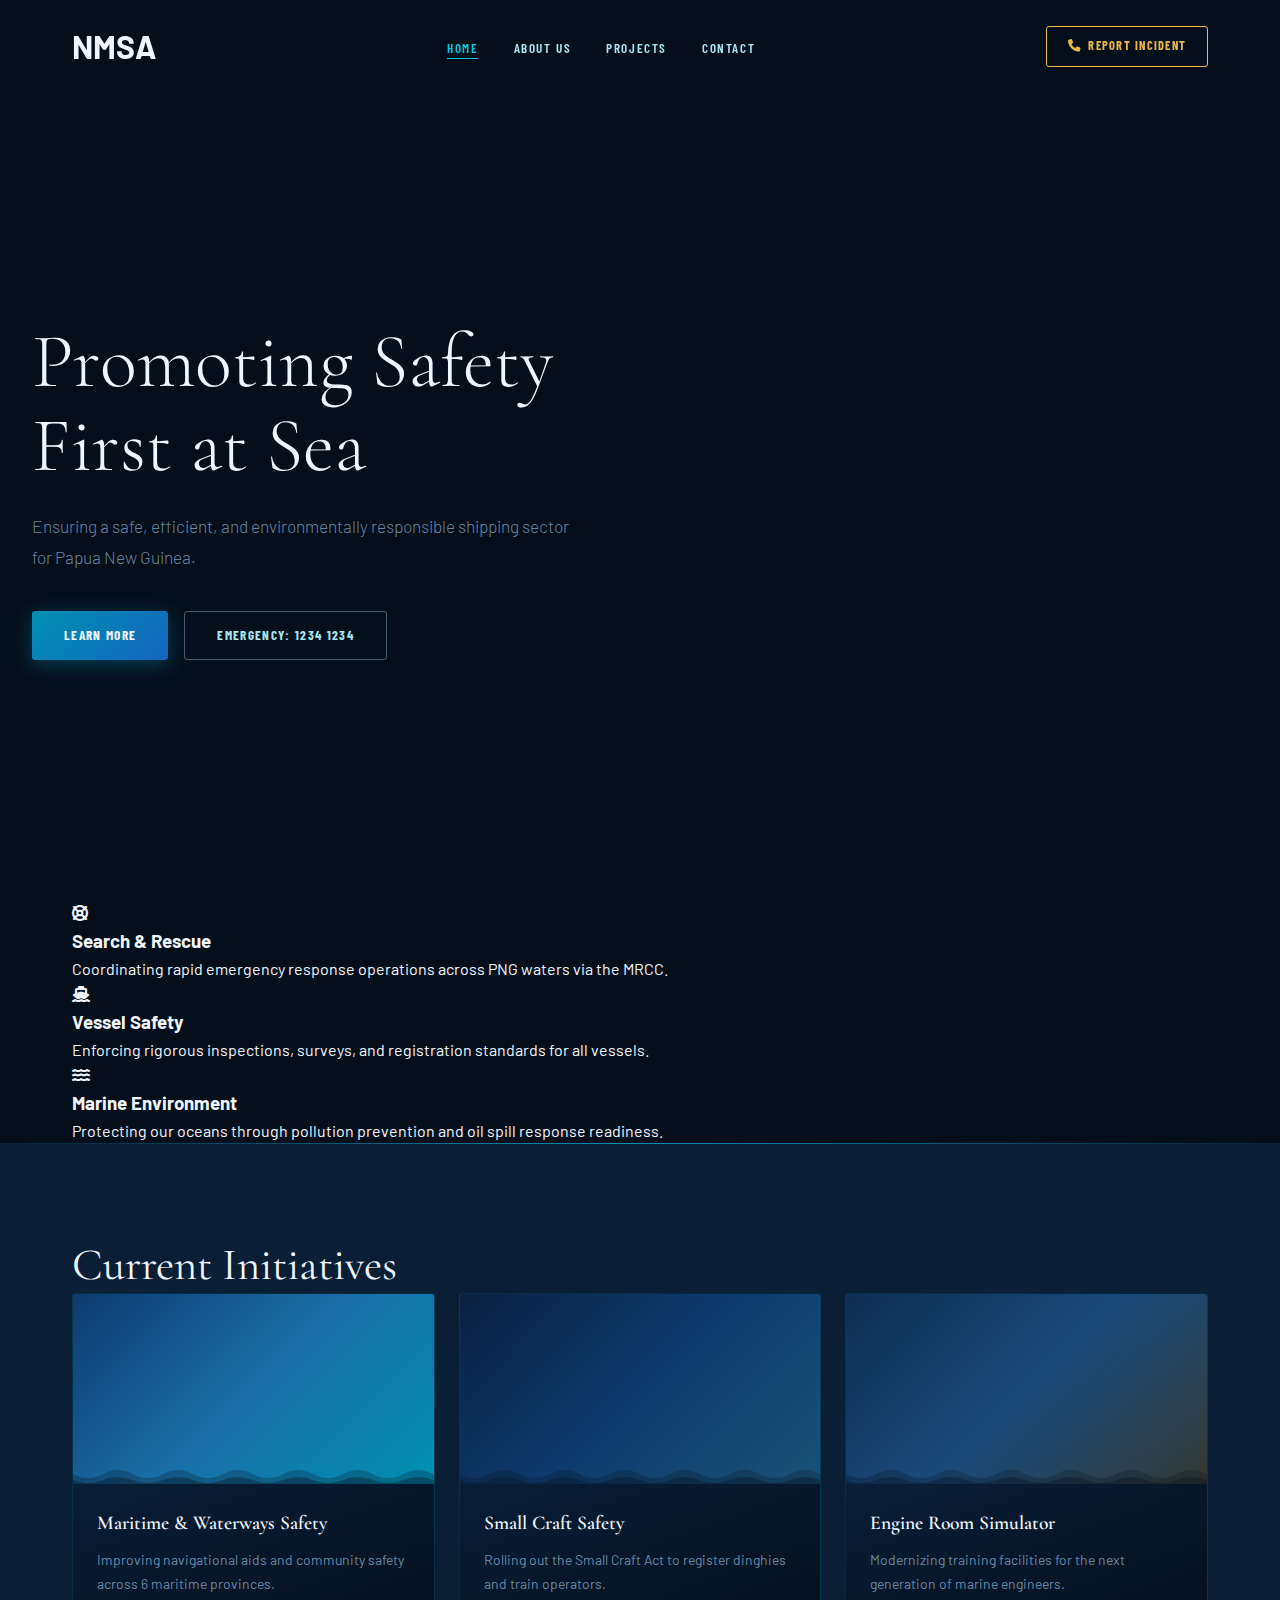
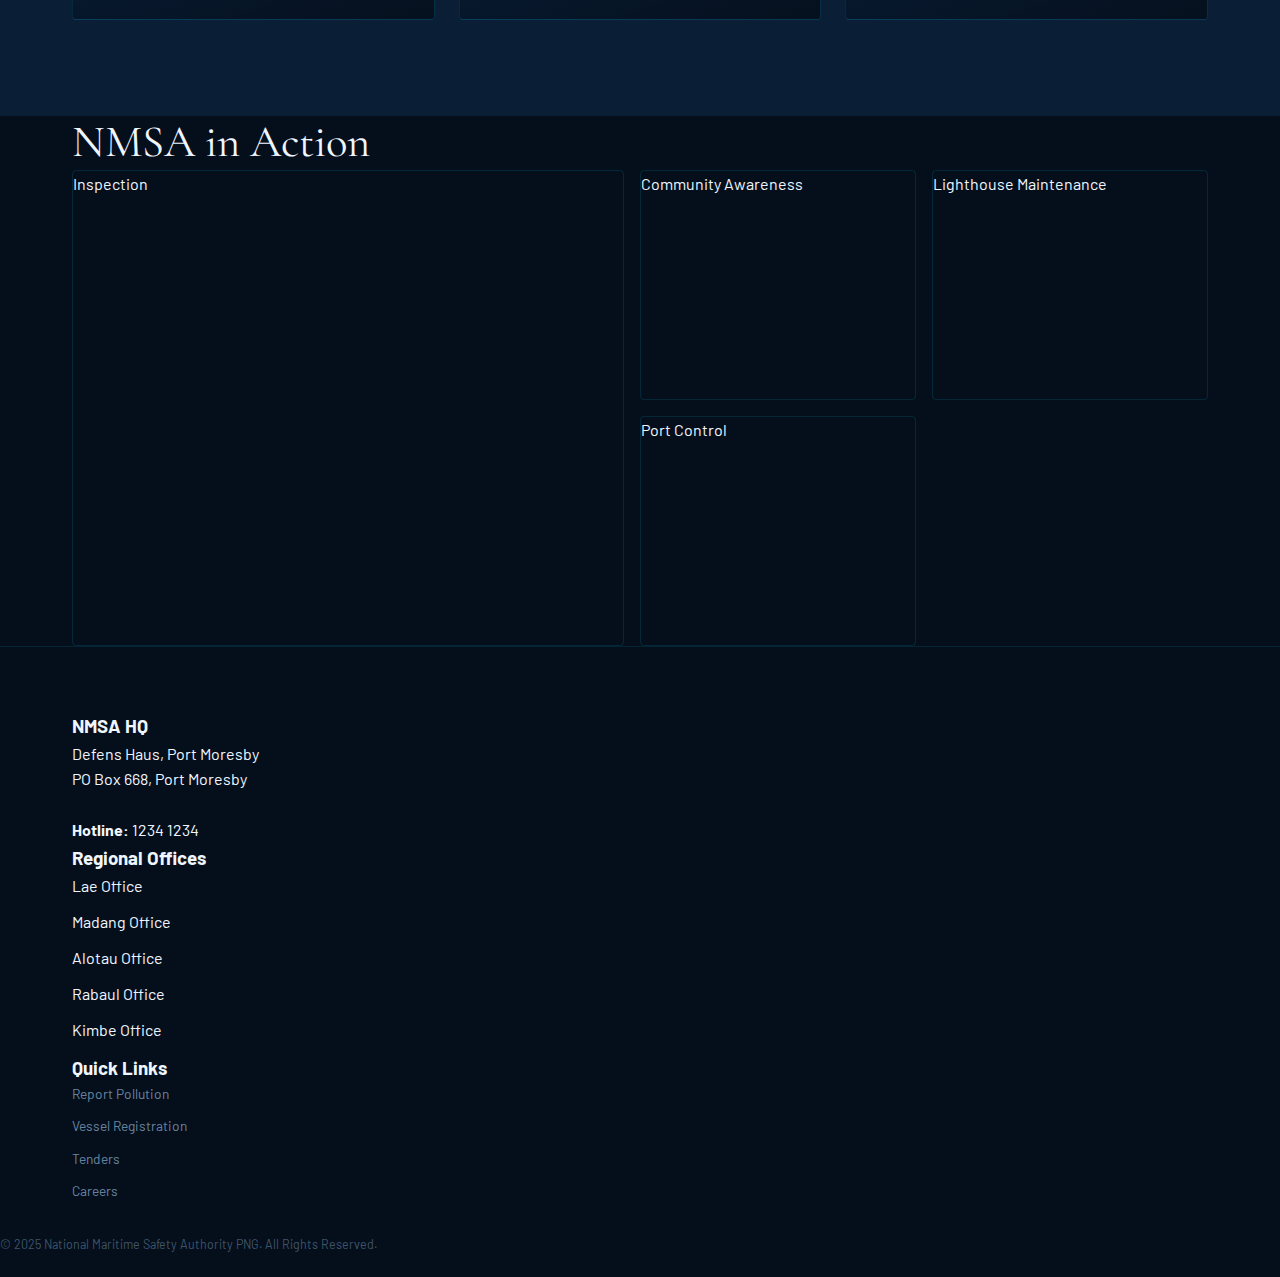
<file: index.html>
<!DOCTYPE html>
<html lang="en">
<head>
    <meta charset="UTF-8">
    <meta name="viewport" content="width=device-width, initial-scale=1.0">
    <title>NMSA - National Maritime Safety Authority</title>
    <link rel="stylesheet" href="styles.css">
    <link rel="stylesheet" href="https://cdnjs.cloudflare.com/ajax/libs/font-awesome/6.0.0/css/all.min.css">
</head>
<body>

    <nav class="navbar">
        <div class="container nav-flex">
            <div class="logo">
                <h1>NMSA</h1>
            </div>
            <ul class="nav-links">
                <li><a href="index.html" class="active">Home</a></li>
                <li><a href="about.html">About Us</a></li>
                <li><a href="#projects">Projects</a></li>
                <li><a href="#contact">Contact</a></li>
            </ul>
            <a href="tel:12341234" class="btn-emergency"><i class="fas fa-phone"></i> Report Incident</a>
        </div>
    </nav>

    <header class="hero">
        <div class="hero-overlay">
            <div class="container hero-content">
                <h1>Promoting Safety First at Sea</h1>
                <p>Ensuring a safe, efficient, and environmentally responsible shipping sector for Papua New Guinea.</p>
                <div class="hero-buttons">
                    <a href="about.html" class="btn-primary">Learn More</a>
                    <a href="tel:12341234" class="btn-secondary">Emergency: 1234 1234</a>
                </div>
            </div>
        </div>
    </header>

    <section class="pillars container">
        <div class="card">
            <i class="fas fa-life-ring icon-large"></i>
            <h3>Search & Rescue</h3>
            <p>Coordinating rapid emergency response operations across PNG waters via the MRCC.</p>
        </div>
        <div class="card">
            <i class="fas fa-ship icon-large"></i>
            <h3>Vessel Safety</h3>
            <p>Enforcing rigorous inspections, surveys, and registration standards for all vessels.</p>
        </div>
        <div class="card">
            <i class="fas fa-water icon-large"></i>
            <h3>Marine Environment</h3>
            <p>Protecting our oceans through pollution prevention and oil spill response readiness.</p>
        </div>
    </section>

    <section id="projects" class="projects-section">
        <div class="container">
            <h2 class="section-title">Current Initiatives</h2>
            <div class="project-grid">
                <div class="project-card">
                    <div class="project-img placeholder-blue"></div> <div class="project-info">
                        <h3>Maritime & Waterways Safety</h3>
                        <p>Improving navigational aids and community safety across 6 maritime provinces.</p>
                    </div>
                </div>
                <div class="project-card">
                    <div class="project-img placeholder-navy"></div> <div class="project-info">
                        <h3>Small Craft Safety</h3>
                        <p>Rolling out the Small Craft Act to register dinghies and train operators.</p>
                    </div>
                </div>
                <div class="project-card">
                    <div class="project-img placeholder-gold"></div> <div class="project-info">
                        <h3>Engine Room Simulator</h3>
                        <p>Modernizing training facilities for the next generation of marine engineers.</p>
                    </div>
                </div>
            </div>
        </div>
    </section>

    <section class="gallery container">
        <h2 class="section-title">NMSA in Action</h2>
        <div class="gallery-grid">
            <div class="gallery-item">Inspection</div>
            <div class="gallery-item">Community Awareness</div>
            <div class="gallery-item">Lighthouse Maintenance</div>
            <div class="gallery-item">Port Control</div>
        </div>
    </section>

    <footer>
        <div class="container footer-grid">
            <div class="footer-col">
                <h3>NMSA HQ</h3>
                <p>Defens Haus, Port Moresby</p>
                <p>PO Box 668, Port Moresby</p>
                <br>
                <p><strong>Hotline:</strong> 1234 1234</p>
            </div>
            <div class="footer-col">
                <h3>Regional Offices</h3>
                <ul>
                    <li>Lae Office</li>
                    <li>Madang Office</li>
                    <li>Alotau Office</li>
                    <li>Rabaul Office</li>
                    <li>Kimbe Office</li>
                </ul>
            </div>
            <div class="footer-col">
                <h3>Quick Links</h3>
                <ul>
                    <li><a href="#">Report Pollution</a></li>
                    <li><a href="#">Vessel Registration</a></li>
                    <li><a href="#">Tenders</a></li>
                    <li><a href="#">Careers</a></li>
                </ul>
            </div>
        </div>
        <div class="footer-bottom">
            <p>&copy; 2025 National Maritime Safety Authority PNG. All Rights Reserved.</p>
        </div>
    </footer>

</body>
</html>
</file>
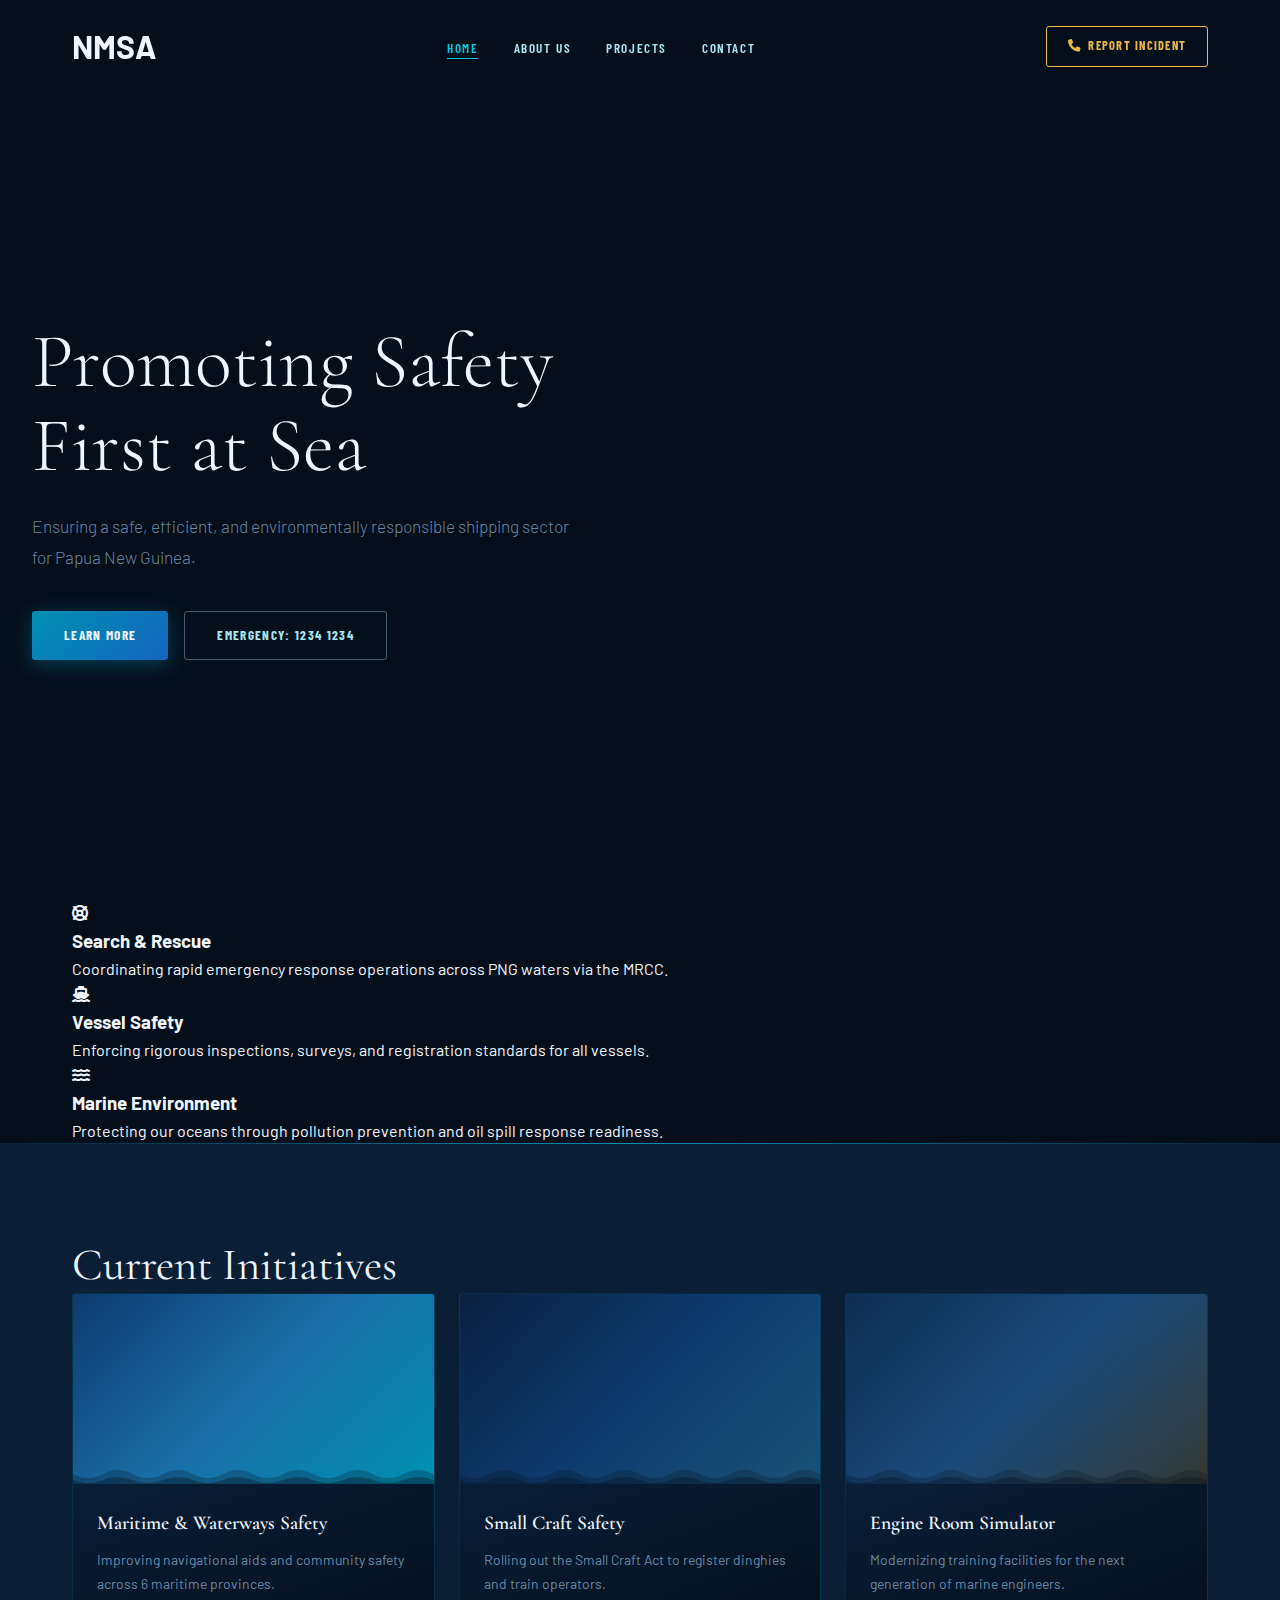
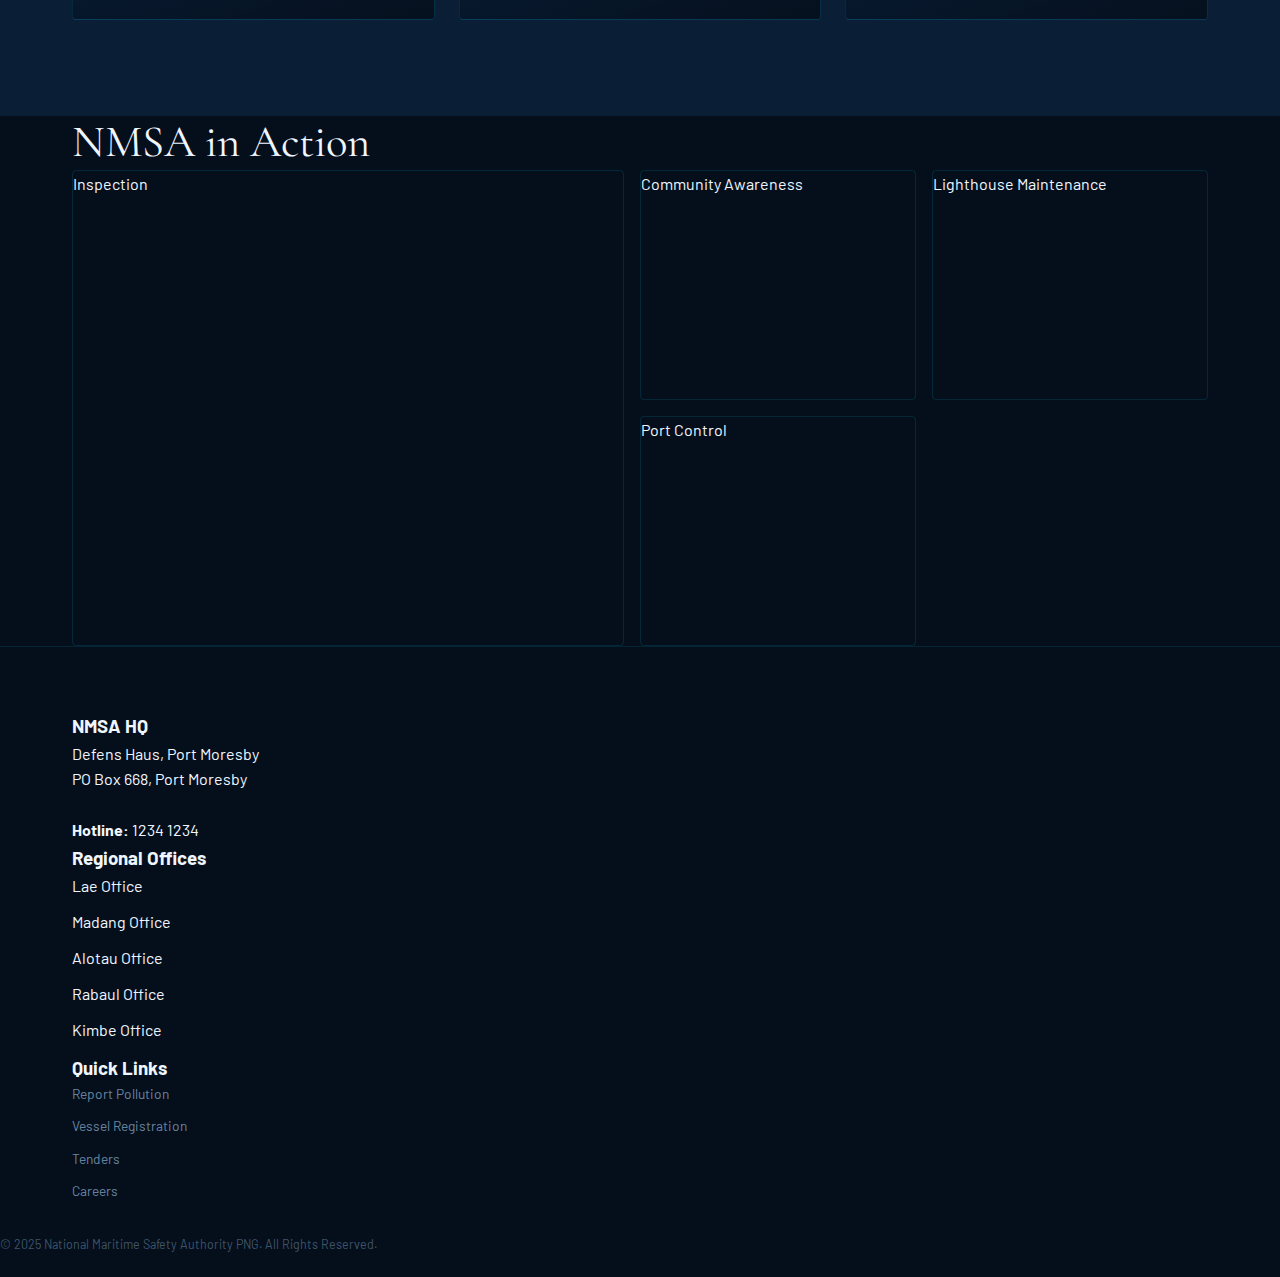
<file: indext.html>
<!DOCTYPE html>
<html lang="en">
<head>
    <meta charset="UTF-8">
    <meta name="viewport" content="width=device-width, initial-scale=1.0">
    <title>NMSA - National Maritime Safety Authority</title>
    <link rel="stylesheet" href="styles.css">
    <link rel="stylesheet" href="https://cdnjs.cloudflare.com/ajax/libs/font-awesome/6.0.0/css/all.min.css">
</head>
<body>

    <nav class="navbar">
        <div class="container nav-flex">
            <div class="logo">
                <h1>NMSA</h1>
            </div>
            <ul class="nav-links">
                <li><a href="index.html" class="active">Home</a></li>
                <li><a href="about.html">About Us</a></li>
                <li><a href="#projects">Projects</a></li>
                <li><a href="#contact">Contact</a></li>
            </ul>
            <a href="tel:12341234" class="btn-emergency"><i class="fas fa-phone"></i> Report Incident</a>
        </div>
    </nav>

    <header class="hero">
        <div class="hero-overlay">
            <div class="container hero-content">
                <h1>Promoting Safety First at Sea</h1>
                <p>Ensuring a safe, efficient, and environmentally responsible shipping sector for Papua New Guinea.</p>
                <div class="hero-buttons">
                    <a href="about.html" class="btn-primary">Learn More</a>
                    <a href="tel:12341234" class="btn-secondary">Emergency: 1234 1234</a>
                </div>
            </div>
        </div>
    </header>

    <section class="pillars container">
        <div class="card">
            <i class="fas fa-life-ring icon-large"></i>
            <h3>Search & Rescue</h3>
            <p>Coordinating rapid emergency response operations across PNG waters via the MRCC.</p>
        </div>
        <div class="card">
            <i class="fas fa-ship icon-large"></i>
            <h3>Vessel Safety</h3>
            <p>Enforcing rigorous inspections, surveys, and registration standards for all vessels.</p>
        </div>
        <div class="card">
            <i class="fas fa-water icon-large"></i>
            <h3>Marine Environment</h3>
            <p>Protecting our oceans through pollution prevention and oil spill response readiness.</p>
        </div>
    </section>

    <section id="projects" class="projects-section">
        <div class="container">
            <h2 class="section-title">Current Initiatives</h2>
            <div class="project-grid">
                <div class="project-card">
                    <div class="project-img placeholder-blue"></div> <div class="project-info">
                        <h3>Maritime & Waterways Safety</h3>
                        <p>Improving navigational aids and community safety across 6 maritime provinces.</p>
                    </div>
                </div>
                <div class="project-card">
                    <div class="project-img placeholder-navy"></div> <div class="project-info">
                        <h3>Small Craft Safety</h3>
                        <p>Rolling out the Small Craft Act to register dinghies and train operators.</p>
                    </div>
                </div>
                <div class="project-card">
                    <div class="project-img placeholder-gold"></div> <div class="project-info">
                        <h3>Engine Room Simulator</h3>
                        <p>Modernizing training facilities for the next generation of marine engineers.</p>
                    </div>
                </div>
            </div>
        </div>
    </section>

    <section class="gallery container">
        <h2 class="section-title">NMSA in Action</h2>
        <div class="gallery-grid">
            <div class="gallery-item">Inspection</div>
            <div class="gallery-item">Community Awareness</div>
            <div class="gallery-item">Lighthouse Maintenance</div>
            <div class="gallery-item">Port Control</div>
        </div>
    </section>

    <footer>
        <div class="container footer-grid">
            <div class="footer-col">
                <h3>NMSA HQ</h3>
                <p>Defens Haus, Port Moresby</p>
                <p>PO Box 668, Port Moresby</p>
                <br>
                <p><strong>Hotline:</strong> 1234 1234</p>
            </div>
            <div class="footer-col">
                <h3>Regional Offices</h3>
                <ul>
                    <li>Lae Office</li>
                    <li>Madang Office</li>
                    <li>Alotau Office</li>
                    <li>Rabaul Office</li>
                    <li>Kimbe Office</li>
                </ul>
            </div>
            <div class="footer-col">
                <h3>Quick Links</h3>
                <ul>
                    <li><a href="#">Report Pollution</a></li>
                    <li><a href="#">Vessel Registration</a></li>
                    <li><a href="#">Tenders</a></li>
                    <li><a href="#">Careers</a></li>
                </ul>
            </div>
        </div>
        <div class="footer-bottom">
            <p>&copy; 2025 National Maritime Safety Authority PNG. All Rights Reserved.</p>
        </div>
    </footer>

</body>
</html>
</file>
<file: styles.css>
/* ================================================================
   NMSA PNG — NATIONAL MARITIME SAFETY AUTHORITY
   styles.css — Shared Design System
   ================================================================ */

/* ── GOOGLE FONTS ──────────────────────────────────────────────── */
@import url('https://fonts.googleapis.com/css2?family=Cormorant+Garamond:ital,wght@0,300;0,400;0,600;0,700;1,400&family=Barlow:wght@300;400;500;600&family=Barlow+Condensed:wght@400;600;700;800&display=swap');

/* ── CSS VARIABLES ─────────────────────────────────────────────── */
:root {
    --deep:          #050f1c;
    --abyss:         #0a1e35;
    --navy:          #0d2d52;
    --ocean:         #1565c0;
    --teal:          #0090b2;
    --aqua:          #00c9e0;
    --foam:          #a8e6f0;
    --gold:          #e8b84b;
    --gold-light:    #f5d47e;
    --white:         #f0f6ff;
    --muted:         rgba(160, 200, 230, 0.65);
    --border:        rgba(0, 201, 224, 0.14);
    --border-hover:  rgba(0, 201, 224, 0.40);
    --card-bg:       linear-gradient(135deg, rgba(13,45,82,.62), rgba(10,30,53,.82));

    --font-display: 'Cormorant Garamond', serif;
    --font-body:    'Barlow', sans-serif;
    --font-label:   'Barlow Condensed', sans-serif;

    --ease-out-quart: cubic-bezier(.25,.46,.45,.94);
    --ease-bounce:    cubic-bezier(.34,1.56,.64,1);
    --transition:     .35s var(--ease-out-quart);
}

/* ── RESET ─────────────────────────────────────────────────────── */
*, *::before, *::after { margin: 0; padding: 0; box-sizing: border-box; }
html { scroll-behavior: smooth; }
body {
    font-family: var(--font-body);
    background: var(--deep);
    color: var(--white);
    overflow-x: hidden;
    line-height: 1.6;
}
a { text-decoration: none; color: inherit; }
ul { list-style: none; }
img { max-width: 100%; display: block; }

/* Custom scrollbar */
::-webkit-scrollbar { width: 6px; }
::-webkit-scrollbar-track { background: var(--deep); }
::-webkit-scrollbar-thumb { background: var(--teal); border-radius: 3px; }

/* ── UTILITY ───────────────────────────────────────────────────── */
.container { max-width: 1200px; margin: 0 auto; padding: 0 2rem; }
.sr-only { position:absolute; width:1px; height:1px; overflow:hidden; clip:rect(0,0,0,0); }

/* ── SCROLL REVEAL ─────────────────────────────────────────────── */
.reveal {
    opacity: 0;
    transform: translateY(38px);
    transition: opacity .7s var(--ease-out-quart), transform .7s var(--ease-out-quart);
}
.reveal.visible          { opacity: 1; transform: none; }
.reveal-delay-1          { transition-delay: .10s; }
.reveal-delay-2          { transition-delay: .20s; }
.reveal-delay-3          { transition-delay: .30s; }
.reveal-delay-4          { transition-delay: .40s; }

/* ================================================================
   NAVBAR
   ================================================================ */
.navbar {
    position: fixed; top: 0; left: 0; right: 0;
    z-index: 900;
    padding: 1.3rem 0;
    transition: padding var(--transition), background var(--transition), border-color var(--transition), box-shadow var(--transition);
    border-bottom: 1px solid transparent;
}
.navbar.scrolled {
    padding: .85rem 0;
    background: rgba(5,15,28,.94);
    backdrop-filter: blur(20px);
    border-bottom-color: var(--border);
    box-shadow: 0 4px 30px rgba(0,0,0,.45);
}

.nav-flex {
    display: flex; align-items: center; justify-content: space-between;
    gap: 1rem;
}

/* Logo */
.logo { display: flex; align-items: center; gap: .75rem; }

.logo-emblem {
    width: 42px; height: 42px;
    border: 2px solid var(--gold);
    border-radius: 50%;
    display: flex; align-items: center; justify-content: center;
    position: relative; overflow: hidden; flex-shrink: 0;
}
.logo-emblem::before {
    content: '';
    position: absolute; inset: 0;
    background: conic-gradient(var(--teal) 0deg, transparent 120deg, var(--teal) 240deg, transparent 360deg);
    animation: emblemSpin 8s linear infinite;
    opacity: .3;
}
.logo-emblem i { font-size: 1.05rem; color: var(--gold); position: relative; z-index: 1; }

.logo-text { display: flex; flex-direction: column; line-height: 1; }
.logo-text .logo-name {
    font-family: var(--font-label);
    font-size: 1.3rem; font-weight: 800; letter-spacing: .1em;
    color: var(--white);
}
.logo-text .logo-sub {
    font-family: var(--font-body);
    font-size: .52rem; font-weight: 300; letter-spacing: .22em;
    color: var(--aqua); text-transform: uppercase; margin-top: 2px;
}

/* Nav links */
.nav-links { display: flex; gap: 2.2rem; align-items: center; }
.nav-links a {
    font-family: var(--font-label);
    font-size: .82rem; font-weight: 600; letter-spacing: .12em;
    text-transform: uppercase; color: var(--foam);
    position: relative; padding-bottom: 3px;
    transition: color var(--transition);
    white-space: nowrap;
}
.nav-links a::after {
    content: ''; position: absolute; bottom: 0; left: 0;
    width: 0; height: 1px; background: var(--aqua);
    transition: width var(--transition);
}
.nav-links a:hover,
.nav-links a.active { color: var(--aqua); }
.nav-links a:hover::after,
.nav-links a.active::after { width: 100%; }

/* Emergency button */
.btn-emergency {
    font-family: var(--font-label);
    font-size: .78rem; font-weight: 700; letter-spacing: .1em;
    text-transform: uppercase;
    border: 1.5px solid var(--gold);
    color: var(--gold);
    background: transparent;
    padding: .58rem 1.3rem; border-radius: 3px;
    display: flex; align-items: center; gap: .45rem;
    transition: all var(--transition); white-space: nowrap;
    cursor: pointer;
}
.btn-emergency:hover {
    background: var(--gold); color: var(--deep);
    box-shadow: 0 0 22px rgba(232,184,75,.35);
}

/* Hamburger */
.nav-hamburger {
    display: none;
    flex-direction: column; gap: 5px;
    background: none; border: none; cursor: pointer; padding: 4px;
}
.nav-hamburger span {
    display: block; width: 24px; height: 2px;
    background: var(--foam); border-radius: 2px;
    transition: all .3s;
}
.nav-hamburger.open span:nth-child(1) { transform: translateY(7px) rotate(45deg); }
.nav-hamburger.open span:nth-child(2) { opacity: 0; }
.nav-hamburger.open span:nth-child(3) { transform: translateY(-7px) rotate(-45deg); }

/* Mobile nav */
.nav-mobile {
    display: none;
    flex-direction: column; gap: 0;
    background: rgba(5,15,28,.97);
    backdrop-filter: blur(20px);
    border-bottom: 1px solid var(--border);
    padding: 1rem 0;
    max-height: 0; overflow: hidden;
    transition: max-height .4s var(--ease-out-quart), padding .3s;
}
.nav-mobile.open { max-height: 400px; padding: 1rem 0; }
.nav-mobile a {
    font-family: var(--font-label); font-size: .9rem; font-weight: 600;
    letter-spacing: .12em; text-transform: uppercase; color: var(--foam);
    padding: .75rem 2rem; border-bottom: 1px solid rgba(0,201,224,.07);
    transition: color var(--transition), background var(--transition);
}
.nav-mobile a:hover, .nav-mobile a.active {
    color: var(--aqua); background: rgba(0,201,224,.06);
}
.nav-mobile .btn-emergency-mobile {
    margin: .75rem 2rem 0;
    display: inline-flex; align-items: center; gap: .5rem;
    width: fit-content;
}

/* ================================================================
   INCIDENT REPORT MODAL
   ================================================================ */
.modal-backdrop {
    position: fixed; inset: 0; z-index: 9999;
    background: rgba(5,15,28,.88);
    backdrop-filter: blur(10px);
    display: flex; align-items: center; justify-content: center;
    padding: 1rem;
    opacity: 0; pointer-events: none;
    transition: opacity .35s;
}
.modal-backdrop.open {
    opacity: 1; pointer-events: all;
}

.modal {
    background: linear-gradient(160deg, var(--abyss), var(--deep));
    border: 1px solid var(--border-hover);
    border-radius: 6px;
    width: 100%; max-width: 660px;
    max-height: 90vh; overflow-y: auto;
    transform: translateY(30px) scale(.97);
    transition: transform .4s var(--ease-bounce);
    box-shadow: 0 30px 80px rgba(0,0,0,.6);
}
.modal-backdrop.open .modal {
    transform: none;
}

.modal-header {
    display: flex; align-items: center; justify-content: space-between;
    padding: 1.75rem 2rem 1.25rem;
    border-bottom: 1px solid var(--border);
    background: rgba(13,45,82,.5);
}
.modal-header-left { display: flex; align-items: center; gap: .85rem; }
.modal-header-left .modal-icon {
    width: 40px; height: 40px;
    background: rgba(232,184,75,.12);
    border: 1px solid rgba(232,184,75,.3);
    border-radius: 8px;
    display: flex; align-items: center; justify-content: center;
    color: var(--gold); font-size: 1rem;
}
.modal-header h2 {
    font-family: var(--font-display);
    font-size: 1.4rem; font-weight: 600; color: var(--white);
}
.modal-header p {
    font-size: .78rem; color: var(--muted); margin-top: 1px;
    font-family: var(--font-label); letter-spacing: .08em;
}
.modal-close {
    background: none; border: none; cursor: pointer;
    color: var(--muted); font-size: 1.2rem; padding: .25rem;
    border-radius: 3px; transition: color var(--transition), background var(--transition);
    line-height: 1;
}
.modal-close:hover { color: var(--white); background: rgba(255,255,255,.08); }

.modal-body { padding: 1.75rem 2rem; }

.modal-alert {
    background: rgba(232,184,75,.08);
    border: 1px solid rgba(232,184,75,.25);
    border-radius: 4px; padding: .85rem 1rem;
    display: flex; gap: .75rem; align-items: flex-start;
    margin-bottom: 1.5rem;
}
.modal-alert i { color: var(--gold); margin-top: 2px; font-size: .9rem; }
.modal-alert p { font-size: .82rem; color: var(--gold-light); line-height: 1.55; }
.modal-alert strong { color: var(--gold); }

.form-row { display: grid; grid-template-columns: 1fr 1fr; gap: 1rem; margin-bottom: 1rem; }
.form-row.single { grid-template-columns: 1fr; }
.form-row.triple { grid-template-columns: 1fr 1fr 1fr; }

.form-group { display: flex; flex-direction: column; gap: .4rem; }
.form-group label {
    font-family: var(--font-label);
    font-size: .72rem; font-weight: 700; letter-spacing: .15em;
    text-transform: uppercase; color: var(--aqua);
}
.form-group .required { color: var(--gold); margin-left: 2px; }

.form-group input,
.form-group select,
.form-group textarea {
    background: rgba(13,45,82,.5);
    border: 1px solid var(--border);
    border-radius: 3px;
    color: var(--white);
    font-family: var(--font-body);
    font-size: .88rem;
    padding: .65rem .9rem;
    transition: border-color var(--transition), box-shadow var(--transition);
    width: 100%;
    -webkit-appearance: none;
}
.form-group input::placeholder,
.form-group textarea::placeholder { color: rgba(160,200,230,.35); }
.form-group input:focus,
.form-group select:focus,
.form-group textarea:focus {
    outline: none;
    border-color: var(--aqua);
    box-shadow: 0 0 0 3px rgba(0,201,224,.1);
}
.form-group select { cursor: pointer; }
.form-group select option { background: var(--abyss); color: var(--white); }
.form-group textarea { resize: vertical; min-height: 90px; }

.form-divider {
    font-family: var(--font-label);
    font-size: .7rem; font-weight: 700; letter-spacing: .2em;
    text-transform: uppercase; color: var(--muted);
    border: none; border-top: 1px solid var(--border);
    padding-top: .9rem; margin: 1.25rem 0 1rem;
    display: flex; align-items: center; gap: .75rem;
}
.form-divider::after { content: ''; flex: 1; height: 1px; background: var(--border); }

.modal-footer {
    display: flex; align-items: center; justify-content: space-between;
    padding: 1.25rem 2rem 1.75rem; gap: 1rem; flex-wrap: wrap;
}
.modal-footer-note {
    font-size: .78rem; color: var(--muted); line-height: 1.5;
}
.modal-footer-note strong { color: var(--gold); font-size: .85rem; }
.modal-btns { display: flex; gap: .75rem; }

/* ================================================================
   BUTTONS
   ================================================================ */
.btn-primary {
    font-family: var(--font-label);
    font-size: .83rem; font-weight: 700; letter-spacing: .1em;
    text-transform: uppercase;
    background: linear-gradient(135deg, var(--teal), var(--ocean));
    color: var(--white);
    padding: .82rem 2rem; border-radius: 3px;
    border: none; cursor: pointer;
    transition: all var(--transition);
    box-shadow: 0 4px 20px rgba(0,144,178,.38);
    display: inline-flex; align-items: center; gap: .5rem;
}
.btn-primary:hover {
    transform: translateY(-2px);
    box-shadow: 0 8px 28px rgba(0,144,178,.55);
}

.btn-secondary {
    font-family: var(--font-label);
    font-size: .83rem; font-weight: 700; letter-spacing: .1em;
    text-transform: uppercase;
    background: transparent;
    border: 1.5px solid rgba(160,200,230,.4);
    color: var(--foam);
    padding: .82rem 2rem; border-radius: 3px;
    cursor: pointer;
    transition: all var(--transition);
    display: inline-flex; align-items: center; gap: .5rem;
}
.btn-secondary:hover {
    border-color: var(--foam);
    background: rgba(160,200,230,.08);
    transform: translateY(-2px);
}

.btn-ghost {
    font-family: var(--font-label);
    font-size: .78rem; font-weight: 600; letter-spacing: .1em;
    text-transform: uppercase;
    background: transparent; color: var(--muted);
    border: none; cursor: pointer; padding: .6rem .5rem;
    transition: color var(--transition);
}
.btn-ghost:hover { color: var(--foam); }

/* ================================================================
   PAGE HEADER (inner pages)
   ================================================================ */
.page-hero {
    min-height: 340px;
    display: flex; align-items: flex-end;
    padding-bottom: 3.5rem;
    position: relative; overflow: hidden;
    padding-top: 8rem;
    background: linear-gradient(170deg, var(--deep) 0%, var(--abyss) 60%, var(--navy) 100%);
}
.page-hero-grid {
    position: absolute; inset: 0;
    background-image: linear-gradient(rgba(0,201,224,.04) 1px, transparent 1px),
                      linear-gradient(90deg, rgba(0,201,224,.04) 1px, transparent 1px);
    background-size: 55px 55px;
}
.page-hero-glow {
    position: absolute; top: -30%; right: -10%;
    width: 600px; height: 600px;
    background: radial-gradient(circle, rgba(0,144,178,.14) 0%, transparent 65%);
    border-radius: 50%;
}
.page-hero-accent {
    position: absolute; bottom: 0; left: 0; right: 0;
    height: 2px;
    background: linear-gradient(90deg, transparent, var(--teal), var(--aqua), var(--teal), transparent);
}
.page-hero-content { position: relative; z-index: 2; }
.page-hero-tag {
    font-family: var(--font-label);
    font-size: .75rem; font-weight: 600; letter-spacing: .3em;
    text-transform: uppercase; color: var(--aqua);
    display: inline-flex; align-items: center; gap: .65rem;
    margin-bottom: .9rem;
}
.page-hero-tag::before { content: ''; width: 30px; height: 1px; background: var(--aqua); }
.page-hero h1 {
    font-family: var(--font-display);
    font-size: clamp(2.4rem, 4.5vw, 3.8rem);
    font-weight: 300; line-height: 1.15; color: var(--white);
}
.page-hero h1 span { color: var(--aqua); font-weight: 600; }
.page-hero-desc {
    font-size: 1rem; color: var(--muted); max-width: 560px;
    margin-top: .9rem; line-height: 1.75;
}
.page-hero-breadcrumb {
    display: flex; align-items: center; gap: .5rem;
    font-family: var(--font-label); font-size: .72rem; font-weight: 600;
    letter-spacing: .12em; text-transform: uppercase; color: var(--muted);
    margin-bottom: 1rem;
}
.page-hero-breadcrumb a { color: var(--muted); transition: color .3s; }
.page-hero-breadcrumb a:hover { color: var(--aqua); }
.page-hero-breadcrumb i { font-size: .6rem; }
.page-hero-breadcrumb span { color: var(--aqua); }

/* ================================================================
   SECTION SHARED STYLES
   ================================================================ */
.section-header { text-align: center; margin-bottom: 3.5rem; }
.section-header.left { text-align: left; }

.section-tag {
    font-family: var(--font-label);
    font-size: .73rem; font-weight: 700; letter-spacing: .3em;
    text-transform: uppercase; color: var(--aqua);
    display: inline-flex; align-items: center; gap: .6rem;
    margin-bottom: .75rem;
}
.section-header .section-tag::before,
.section-header .section-tag::after {
    content: ''; flex: none; width: 22px; height: 1px;
    background: var(--aqua); opacity: .6;
}
.section-header.left .section-tag::before { display: none; }
.section-header.left .section-tag::after { display: none; }

.section-title {
    font-family: var(--font-display);
    font-size: clamp(1.9rem, 3.5vw, 2.9rem); font-weight: 400;
    color: var(--white); line-height: 1.2;
}
.section-title span { color: var(--aqua); }

.section-desc {
    font-size: .95rem; color: var(--muted); line-height: 1.8;
    max-width: 560px; margin: 1rem auto 0;
}
.section-header.left .section-desc { margin-left: 0; }

/* ================================================================
   HERO (Homepage)
   ================================================================ */
.hero {
    position: relative; height: 100vh; min-height: 700px;
    display: flex; align-items: center; overflow: hidden;
}
.hero-ocean {
    position: absolute; inset: 0;
    background: radial-gradient(ellipse 120% 80% at 60% 0%, rgba(21,101,192,.42) 0%, transparent 62%),
                radial-gradient(ellipse 60% 60% at 20% 80%, rgba(0,144,178,.28) 0%, transparent 55%),
                linear-gradient(175deg, #061425 0%, #0a1e35 40%, #0d2d52 100%);
}
.hero-grid {
    position: absolute; inset: 0;
    background-image: linear-gradient(rgba(0,201,224,.04) 1px, transparent 1px),
                      linear-gradient(90deg, rgba(0,201,224,.04) 1px, transparent 1px);
    background-size: 58px 58px;
}
.hero-orb {
    position: absolute; top: -20%; right: -10%;
    width: 700px; height: 700px;
    background: radial-gradient(circle, rgba(0,144,178,.16) 0%, transparent 70%);
    border-radius: 50%;
    animation: orbPulse 6s ease-in-out infinite alternate;
}
.hero-particles { position: absolute; inset: 0; pointer-events: none; }
.particle {
    position: absolute; border-radius: 50%;
    background: radial-gradient(circle, var(--aqua), transparent);
    animation: floatUp linear infinite; opacity: 0;
}
.hero-content {
    position: relative; z-index: 2; max-width: 700px; padding-top: 5rem;
}
.hero-label {
    font-family: var(--font-label);
    font-size: .78rem; font-weight: 600; letter-spacing: .3em;
    text-transform: uppercase; color: var(--aqua);
    display: flex; align-items: center; gap: .75rem; margin-bottom: 1.2rem;
}
.hero-label::before { content: ''; width: 38px; height: 1px; background: var(--aqua); }
.hero h1 {
    font-family: var(--font-display);
    font-size: clamp(2.9rem, 6vw, 5.4rem);
    font-weight: 300; line-height: 1.1; color: var(--white); margin-bottom: 1.4rem;
}
.hero h1 em { font-style: normal; color: var(--aqua); font-weight: 600; }
.hero p {
    font-size: 1.08rem; font-weight: 300; line-height: 1.78;
    color: var(--muted); max-width: 540px; margin-bottom: 2.4rem;
}
.hero-buttons { display: flex; gap: 1rem; flex-wrap: wrap; }
.scroll-cue {
    position: absolute; bottom: 2.5rem; left: 50%;
    transform: translateX(-50%);
    display: flex; flex-direction: column; align-items: center; gap: .45rem;
    color: var(--muted); font-size: .68rem; letter-spacing: .2em;
    font-family: var(--font-label); text-transform: uppercase;
    animation: fadeInUp .8s 1.5s both;
}
.scroll-cue-arrow { font-size: 1rem; animation: arrowBounce 2s ease-in-out infinite; }

/* ================================================================
   STATS BAR
   ================================================================ */
.stats-bar {
    background: linear-gradient(90deg, rgba(13,45,82,.98), rgba(10,30,53,.98));
    border-top: 1px solid var(--border); border-bottom: 1px solid var(--border);
    padding: 2rem 0;
}
.stats-grid { display: grid; grid-template-columns: repeat(4,1fr); }
.stat-item {
    text-align: center; padding: .9rem 1.5rem; position: relative;
}
.stat-item:not(:last-child)::after {
    content: ''; position: absolute; right: 0; top: 15%; bottom: 15%;
    width: 1px; background: var(--border);
}
.stat-num {
    font-family: var(--font-display);
    font-size: 2.7rem; font-weight: 600; color: var(--aqua);
    line-height: 1; display: flex; justify-content: center; align-items: baseline; gap: 1px;
}
.stat-num sup { font-size: 1.1rem; color: var(--gold); }
.stat-label {
    font-family: var(--font-label);
    font-size: .7rem; font-weight: 700; letter-spacing: .18em;
    text-transform: uppercase; color: var(--muted); margin-top: .4rem;
}

/* ================================================================
   PILLAR CARDS
   ================================================================ */
.pillars-section { padding: 7rem 0 5rem; }
.pillars-grid { display: grid; grid-template-columns: repeat(3,1fr); gap: 1.5px; }

.pillar-card {
    background: var(--card-bg);
    border: 1px solid var(--border); padding: 2.5rem 2rem 2rem;
    position: relative; overflow: hidden;
    transition: all var(--transition); cursor: default;
}
.pillar-card::before {
    content: ''; position: absolute; inset: 0;
    background: linear-gradient(135deg, rgba(0,144,178,.1), transparent);
    opacity: 0; transition: opacity var(--transition);
}
.pillar-card:hover::before { opacity: 1; }
.pillar-card:hover { border-color: var(--border-hover); transform: translateY(-4px); }
.pillar-card::after {
    content: ''; position: absolute; bottom: 0; left: 0; right: 0;
    height: 2px;
    background: linear-gradient(90deg, transparent, var(--teal), transparent);
    transform: scaleX(0); transform-origin: center;
    transition: transform var(--transition);
}
.pillar-card:hover::after { transform: scaleX(1); }

.pillar-num {
    font-family: var(--font-display);
    font-size: 3.8rem; font-weight: 700;
    color: rgba(0,201,224,.06);
    position: absolute; top: 1rem; right: 1.5rem; line-height: 1;
}
.pillar-icon {
    width: 50px; height: 50px;
    background: rgba(0,144,178,.15);
    border: 1px solid rgba(0,201,224,.25); border-radius: 11px;
    display: flex; align-items: center; justify-content: center;
    font-size: 1.25rem; color: var(--aqua); margin-bottom: 1.4rem;
    transition: all var(--transition);
}
.pillar-card:hover .pillar-icon { background: rgba(0,144,178,.28); box-shadow: 0 0 20px rgba(0,201,224,.22); }
.pillar-card h3 { font-family: var(--font-display); font-size: 1.45rem; font-weight: 600; color: var(--white); margin-bottom: .7rem; }
.pillar-card p { font-size: .9rem; font-weight: 300; line-height: 1.72; color: var(--muted); }

/* ================================================================
   PROJECT CARDS
   ================================================================ */
.projects-section { padding: 6rem 0; background: var(--abyss); position: relative; }
.projects-section::before {
    content: ''; position: absolute; top: 0; left: 0; right: 0; height: 1px;
    background: linear-gradient(90deg, transparent, var(--teal), transparent);
}
.project-grid { display: grid; grid-template-columns: repeat(3,1fr); gap: 1.5rem; }
.project-card {
    background: linear-gradient(160deg, rgba(13,45,82,.7), rgba(5,15,28,.9));
    border: 1px solid var(--border); border-radius: 4px; overflow: hidden;
    transition: all var(--transition); display: flex; flex-direction: column;
}
.project-card:hover { border-color: var(--border-hover); transform: translateY(-6px); box-shadow: 0 20px 50px rgba(0,0,0,.4); }

.project-img {
    height: 190px; position: relative; overflow: hidden; flex-shrink: 0;
}
.placeholder-blue  { background: linear-gradient(135deg, #0d3b6e, #1a6fa8, #0090b2); }
.placeholder-navy  { background: linear-gradient(135deg, #0a2040, #0d3b6e, #1a5276); }
.placeholder-gold  { background: linear-gradient(135deg, #0d2d52, #1a4a7a, rgba(232,184,75,.2)); }
.placeholder-teal  { background: linear-gradient(135deg, #063040, #0a6080, #00c9e0); }
.placeholder-deep  { background: linear-gradient(135deg, #050f1c, #0a1e35, #1565c0); }
.placeholder-ocean { background: linear-gradient(135deg, #0d2d52, #2471a3, #1565c0); }

.project-img::after {
    content: ''; position: absolute; inset: 0;
    background: url("data:image/svg+xml,%3Csvg xmlns='http://www.w3.org/2000/svg' width='60' height='40'%3E%3Cpath d='M0 30Q15 22 30 30Q45 38 60 30L60 40 0 40Z' fill='rgba(5,15,28,0.25)'/%3E%3Cpath d='M0 36Q15 30 30 36Q45 42 60 36L60 40 0 40Z' fill='rgba(5,15,28,0.35)'/%3E%3C/svg%3E");
    background-size: 60px 40px; background-position: bottom; background-repeat: repeat-x;
    animation: wavePan 5s linear infinite;
}
.project-img-icon {
    position: absolute; top: 50%; left: 50%;
    transform: translate(-50%,-58%);
    font-size: 2.4rem; color: rgba(255,255,255,.28);
}
.project-info { padding: 1.5rem; flex: 1; display: flex; flex-direction: column; }
.project-info h3 { font-family: var(--font-display); font-size: 1.22rem; font-weight: 600; color: var(--white); margin-bottom: .55rem; }
.project-info p { font-size: .87rem; line-height: 1.68; color: var(--muted); flex: 1; }
.project-tag {
    display: inline-block; margin-top: 1rem; width: fit-content;
    font-family: var(--font-label); font-size: .68rem; font-weight: 700;
    letter-spacing: .15em; text-transform: uppercase; color: var(--aqua);
    background: rgba(0,201,224,.1); border: 1px solid rgba(0,201,224,.22);
    padding: .28rem .72rem; border-radius: 2px;
}
.project-tag.tag-gold { color: var(--gold); background: rgba(232,184,75,.09); border-color: rgba(232,184,75,.22); }
.project-tag.tag-done { color: #6fcf97; background: rgba(111,207,151,.09); border-color: rgba(111,207,151,.22); }

/* ================================================================
   GALLERY
   ================================================================ */
.gallery-section { padding: 6rem 0; }
.gallery-grid {
    display: grid;
    grid-template-columns: 2fr 1fr 1fr;
    grid-template-rows: 230px 230px;
    gap: 1rem;
}
.gallery-grid .gallery-item:first-child { grid-row: span 2; }

.gallery-item {
    position: relative; overflow: hidden; border-radius: 4px;
    border: 1px solid var(--border); cursor: pointer;
    transition: border-color var(--transition);
}
.gallery-item:hover { border-color: var(--border-hover); }
.gallery-bg { position: absolute; inset: 0; transition: transform .6s var(--ease-out-quart); }
.gallery-item:hover .gallery-bg { transform: scale(1.06); }
.gallery-bg-1 { background: linear-gradient(135deg, #0d2d52, #1a5276, #0090b2); }
.gallery-bg-2 { background: linear-gradient(135deg, #082030, #0d3b6e, #1565c0); }
.gallery-bg-3 { background: linear-gradient(135deg, #0a1628, #1a3a5c, #2471a3); }
.gallery-bg-4 { background: linear-gradient(135deg, #051020, #0d2d52, #0a4a6e); }
.gallery-bg-5 { background: linear-gradient(135deg, #061c35, #0d3b6e, #00c9e0); }
.gallery-bg-6 { background: linear-gradient(135deg, #040e1a, #082035, #1565c0); }
.gallery-bg-7 { background: linear-gradient(135deg, #0a1828, #0d2d52, #0090b2); }
.gallery-bg-8 { background: linear-gradient(135deg, #060f1c, #0a2040, #1a6fa8); }

.gallery-overlay {
    position: absolute; inset: 0;
    background: linear-gradient(to top, rgba(5,15,28,.88) 0%, transparent 55%);
    display: flex; flex-direction: column; justify-content: flex-end;
    padding: 1.5rem;
    transition: background var(--transition);
}
.gallery-item:hover .gallery-overlay { background: linear-gradient(to top, rgba(5,15,28,.95) 0%, rgba(5,15,28,.2) 60%); }
.gallery-label {
    font-family: var(--font-label); font-size: .72rem; font-weight: 700;
    letter-spacing: .18em; text-transform: uppercase; color: var(--aqua); margin-bottom: .3rem;
}
.gallery-title { font-family: var(--font-display); font-size: 1.35rem; font-weight: 600; color: var(--white); }
.gallery-icon {
    position: absolute; top: 50%; left: 50%;
    transform: translate(-50%,-50%);
    font-size: 2.8rem; color: rgba(255,255,255,.13);
    transition: all .4s;
}
.gallery-item:hover .gallery-icon { color: rgba(255,255,255,.22); transform: translate(-50%,-50%) scale(1.1); }

/* Gallery Page - larger grid */
.gallery-page-grid {
    display: grid;
    grid-template-columns: repeat(3, 1fr);
    gap: 1rem;
}
.gallery-page-grid .gallery-item { height: 240px; }
.gallery-page-grid .gallery-item.tall { grid-row: span 2; height: 100%; }
.gallery-page-grid .gallery-item.wide { grid-column: span 2; }

/* Gallery categories */
.gallery-cats {
    display: flex; gap: .75rem; flex-wrap: wrap; margin-bottom: 2.5rem; justify-content: center;
}
.gallery-cat-btn {
    font-family: var(--font-label); font-size: .75rem; font-weight: 700;
    letter-spacing: .12em; text-transform: uppercase;
    padding: .5rem 1.2rem; border-radius: 3px; cursor: pointer;
    border: 1px solid var(--border); background: transparent; color: var(--muted);
    transition: all var(--transition);
}
.gallery-cat-btn:hover,
.gallery-cat-btn.active {
    background: rgba(0,201,224,.1); border-color: var(--aqua); color: var(--aqua);
}

/* ================================================================
   MISSION / ABOUT BLOCKS
   ================================================================ */
.mission-strip { padding: 6rem 0; }
.mission-inner { display: grid; grid-template-columns: 1fr 1fr; gap: 5rem; align-items: center; }
.mission-text h2 {
    font-family: var(--font-display);
    font-size: clamp(1.9rem, 3.2vw, 2.7rem); font-weight: 400;
    color: var(--white); line-height: 1.25; margin-bottom: 1.4rem;
}
.mission-text p { font-size: .93rem; line-height: 1.85; color: var(--muted); margin-bottom: 1rem; }
.mission-link {
    display: inline-flex; align-items: center; gap: .6rem;
    font-family: var(--font-label); font-size: .82rem; font-weight: 700;
    letter-spacing: .12em; text-transform: uppercase; color: var(--aqua);
    margin-top: .75rem; transition: gap var(--transition);
}
.mission-link:hover { gap: 1rem; }
.mission-link i { font-size: .75rem; }

.mission-box {
    background: var(--card-bg);
    border: 1px solid var(--border); border-radius: 6px; padding: 1.75rem;
    display: grid; grid-template-columns: 1fr 1fr; gap: 1.25rem;
}
.mission-feat {
    padding: 1.2rem;
    background: rgba(0,144,178,.07);
    border: 1px solid var(--border); border-radius: 4px;
    transition: all var(--transition);
}
.mission-feat:hover { background: rgba(0,144,178,.14); border-color: var(--border-hover); }
.mission-feat i { font-size: 1.3rem; color: var(--aqua); margin-bottom: .7rem; display: block; }
.mission-feat h4 {
    font-family: var(--font-label); font-size: .78rem; font-weight: 700;
    letter-spacing: .1em; text-transform: uppercase; color: var(--white); margin-bottom: .35rem;
}
.mission-feat p { font-size: .78rem; line-height: 1.6; color: var(--muted); }

/* ================================================================
   ALERT BANNER
   ================================================================ */
.alert-banner {
    background: linear-gradient(90deg, rgba(13,45,82,.95), rgba(10,30,53,.95));
    border-top: 1px solid var(--border); border-bottom: 1px solid var(--border);
    padding: 1.4rem 0;
}
.alert-inner { display: flex; align-items: center; gap: 1.5rem; flex-wrap: wrap; }
.alert-tag {
    font-family: var(--font-label); font-size: .73rem; font-weight: 700;
    letter-spacing: .15em; text-transform: uppercase;
    background: var(--gold); color: var(--deep);
    padding: .28rem .72rem; border-radius: 2px; white-space: nowrap;
}
.alert-text { font-size: .88rem; color: var(--foam); flex: 1; }
.alert-text strong { color: var(--white); }
.alert-action {
    font-family: var(--font-label); font-size: .78rem; font-weight: 700;
    letter-spacing: .1em; text-transform: uppercase; color: var(--aqua);
    white-space: nowrap; transition: color var(--transition);
    display: flex; align-items: center; gap: .4rem;
}
.alert-action:hover { color: var(--white); }

/* ================================================================
   FOOTER
   ================================================================ */
footer {
    background: var(--deep);
    border-top: 1px solid rgba(0,201,224,.12);
    padding-top: 4rem;
}
.footer-top {
    display: grid; grid-template-columns: 1.6fr 1fr 1fr 1fr;
    gap: 3rem; padding-bottom: 3rem;
    border-bottom: 1px solid rgba(0,201,224,.08);
}
.footer-brand p { font-size: .87rem; line-height: 1.76; color: var(--muted); margin: 1.2rem 0 1.5rem; }
.footer-social { display: flex; gap: .7rem; }
.social-btn {
    width: 35px; height: 35px;
    border: 1px solid rgba(0,201,224,.2); border-radius: 3px;
    display: flex; align-items: center; justify-content: center;
    color: var(--muted); font-size: .82rem; transition: all var(--transition);
}
.social-btn:hover { background: rgba(0,201,224,.1); color: var(--aqua); border-color: rgba(0,201,224,.4); }
.footer-col h4 {
    font-family: var(--font-label); font-size: .78rem; font-weight: 700;
    letter-spacing: .2em; text-transform: uppercase; color: var(--white); margin-bottom: 1.15rem;
}
.footer-col ul li { margin-bottom: .65rem; }
.footer-col ul li a,
.footer-col ul li span {
    font-size: .86rem; color: var(--muted); transition: color var(--transition);
    display: flex; align-items: center; gap: .5rem;
}
.footer-col ul li a:hover { color: var(--aqua); }
.footer-col ul li i { color: var(--teal); font-size: .7rem; width: 12px; }
.footer-contact-line { display: flex; align-items: flex-start; gap: .75rem; margin-bottom: .8rem; }
.footer-contact-line i { color: var(--teal); margin-top: 2px; min-width: 14px; font-size: .85rem; }
.footer-contact-line p { font-size: .86rem; color: var(--muted); line-height: 1.55; }
.footer-bottom {
    padding: 1.4rem 0;
    display: flex; align-items: center; justify-content: space-between; flex-wrap: wrap; gap: .75rem;
}
.footer-bottom p { font-size: .78rem; color: rgba(160,200,230,.38); }
.footer-bottom-links { display: flex; gap: 1.5rem; }
.footer-bottom-links a { font-size: .76rem; color: rgba(160,200,230,.38); transition: color var(--transition); }
.footer-bottom-links a:hover { color: var(--muted); }

/* ================================================================
   ABOUT PAGE SPECIFIC
   ================================================================ */
.about-intro { padding: 5rem 0 4rem; }
.about-lead {
    font-family: var(--font-display);
    font-size: clamp(1.3rem, 2.2vw, 1.7rem); font-weight: 300;
    color: var(--foam); line-height: 1.7; max-width: 820px;
}
.about-lead span { color: var(--aqua); font-weight: 600; }

.mv-grid { display: grid; grid-template-columns: 1fr 1fr; gap: 1.5rem; margin-top: 3rem; }
.mv-card {
    background: var(--card-bg);
    border: 1px solid var(--border); border-radius: 4px;
    padding: 2rem 2rem 2rem 2.25rem;
    position: relative; overflow: hidden;
    transition: border-color var(--transition);
}
.mv-card::before {
    content: ''; position: absolute; left: 0; top: 0; bottom: 0;
    width: 3px;
    background: linear-gradient(to bottom, var(--teal), var(--aqua));
}
.mv-card:hover { border-color: var(--border-hover); }
.mv-card h3 { font-family: var(--font-display); font-size: 1.6rem; font-weight: 600; color: var(--white); margin-bottom: .75rem; }
.mv-card p { font-size: .9rem; line-height: 1.8; color: var(--muted); }

.leadership-grid { display: grid; grid-template-columns: repeat(3,1fr); gap: 1.5rem; margin-top: 3rem; }
.leader-card {
    background: var(--card-bg);
    border: 1px solid var(--border); border-radius: 4px;
    padding: 1.75rem; text-align: center;
    transition: all var(--transition);
}
.leader-card:hover { border-color: var(--border-hover); transform: translateY(-4px); }
.leader-avatar {
    width: 72px; height: 72px; border-radius: 50%;
    background: linear-gradient(135deg, var(--navy), var(--teal));
    border: 2px solid var(--border);
    display: flex; align-items: center; justify-content: center;
    font-family: var(--font-display); font-size: 1.6rem; font-weight: 600; color: var(--aqua);
    margin: 0 auto 1rem;
    transition: border-color var(--transition);
}
.leader-card:hover .leader-avatar { border-color: var(--aqua); }
.leader-card h4 { font-family: var(--font-display); font-size: 1.1rem; font-weight: 600; color: var(--white); margin-bottom: .25rem; }
.leader-card .leader-title {
    font-family: var(--font-label); font-size: .7rem; font-weight: 700;
    letter-spacing: .15em; text-transform: uppercase; color: var(--aqua); margin-bottom: .65rem;
}
.leader-card p { font-size: .82rem; line-height: 1.65; color: var(--muted); }

.history-timeline { padding: 4rem 0; position: relative; }
.timeline-line {
    position: absolute; left: 50%; top: 0; bottom: 0;
    width: 1px; background: linear-gradient(to bottom, transparent, var(--teal), var(--aqua), transparent);
    transform: translateX(-50%);
}
.timeline-item {
    display: grid; grid-template-columns: 1fr 60px 1fr; gap: 0;
    align-items: start; margin-bottom: 2.5rem;
}
.timeline-item:nth-child(odd) .timeline-content { grid-column: 1; text-align: right; padding-right: 2rem; }
.timeline-item:nth-child(odd) .timeline-dot { grid-column: 2; }
.timeline-item:nth-child(odd) .timeline-empty { grid-column: 3; }
.timeline-item:nth-child(even) .timeline-empty { grid-column: 1; }
.timeline-item:nth-child(even) .timeline-dot { grid-column: 2; }
.timeline-item:nth-child(even) .timeline-content { grid-column: 3; text-align: left; padding-left: 2rem; }
.timeline-dot {
    width: 14px; height: 14px; background: var(--aqua); border-radius: 50%;
    margin: .3rem auto 0; border: 2px solid var(--deep);
    box-shadow: 0 0 12px rgba(0,201,224,.5);
}
.timeline-year {
    font-family: var(--font-display); font-size: 2rem; font-weight: 700;
    color: rgba(0,201,224,.2); line-height: 1; margin-bottom: .3rem;
}
.timeline-content h4 { font-family: var(--font-display); font-size: 1.1rem; font-weight: 600; color: var(--white); margin-bottom: .35rem; }
.timeline-content p { font-size: .85rem; line-height: 1.65; color: var(--muted); }

/* ================================================================
   CONTACT PAGE
   ================================================================ */
.contact-section { padding: 5rem 0; }
.contact-grid { display: grid; grid-template-columns: 1fr 1.4fr; gap: 4rem; }

.contact-info h3 { font-family: var(--font-display); font-size: 1.6rem; font-weight: 400; color: var(--white); margin-bottom: 1.5rem; }
.contact-info-item {
    display: flex; gap: 1rem; align-items: flex-start;
    padding: 1.25rem; margin-bottom: .75rem;
    background: var(--card-bg);
    border: 1px solid var(--border); border-radius: 4px;
    transition: border-color var(--transition);
}
.contact-info-item:hover { border-color: var(--border-hover); }
.contact-info-item .ci-icon {
    width: 38px; height: 38px; flex-shrink: 0;
    background: rgba(0,144,178,.14);
    border: 1px solid rgba(0,201,224,.22); border-radius: 8px;
    display: flex; align-items: center; justify-content: center;
    color: var(--aqua); font-size: .95rem;
}
.ci-text h5 {
    font-family: var(--font-label); font-size: .72rem; font-weight: 700;
    letter-spacing: .15em; text-transform: uppercase; color: var(--aqua); margin-bottom: .25rem;
}
.ci-text p { font-size: .87rem; color: var(--muted); line-height: 1.55; }
.ci-text a { color: var(--muted); transition: color var(--transition); }
.ci-text a:hover { color: var(--aqua); }

.contact-form-wrap {
    background: var(--card-bg);
    border: 1px solid var(--border); border-radius: 6px; padding: 2.5rem;
}
.contact-form-wrap h3 { font-family: var(--font-display); font-size: 1.6rem; font-weight: 400; color: var(--white); margin-bottom: 1.75rem; }

/* Map */
.map-section { padding: 0 0 5rem; }
.map-container {
    border-radius: 6px; overflow: hidden;
    border: 1px solid var(--border);
    box-shadow: 0 20px 60px rgba(0,0,0,.5);
}
#nmsa-map { width: 100%; height: 480px; }
.leaflet-container { background: #0a1e35 !important; }

/* Offices grid */
.offices-grid { display: grid; grid-template-columns: repeat(3,1fr); gap: 1.25rem; margin-top: 3rem; }
.office-card {
    background: var(--card-bg); border: 1px solid var(--border);
    border-radius: 4px; padding: 1.5rem;
    transition: all var(--transition);
}
.office-card:hover { border-color: var(--border-hover); transform: translateY(-3px); }
.office-card h4 { font-family: var(--font-display); font-size: 1.1rem; font-weight: 600; color: var(--white); margin-bottom: .3rem; }
.office-card .office-region {
    font-family: var(--font-label); font-size: .68rem; font-weight: 700;
    letter-spacing: .15em; text-transform: uppercase; color: var(--aqua); margin-bottom: .85rem;
}
.office-card p { font-size: .83rem; color: var(--muted); line-height: 1.6; }
.office-card .office-phone { margin-top: .65rem; font-size: .82rem; color: var(--gold); }

/* ================================================================
   KEYFRAME ANIMATIONS
   ================================================================ */
@keyframes emblemSpin { from { transform: rotate(0deg); } to { transform: rotate(360deg); } }
@keyframes orbPulse   { from { opacity:.55; transform:scale(.95); } to { opacity:1; transform:scale(1.05); } }
@keyframes floatUp    { 0%{opacity:0;transform:translateY(0) scale(0);} 20%{opacity:.6;} 80%{opacity:.4;} 100%{opacity:0;transform:translateY(-100vh) scale(1);} }
@keyframes arrowBounce { 0%,100%{transform:translateY(0);} 50%{transform:translateY(7px);} }
@keyframes fadeInUp   { from{opacity:0;transform:translateY(20px);} to{opacity:1;transform:none;} }
@keyframes wavePan    { from{background-position-x:0;} to{background-position-x:60px;} }

/* ================================================================
   RESPONSIVE
   ================================================================ */
@media (max-width: 1024px) {
    .footer-top { grid-template-columns: 1fr 1fr; }
    .mission-inner { gap: 3rem; }
}

@media (max-width: 900px) {
    .nav-links { display: none; }
    .nav-hamburger { display: flex; }
    .pillars-grid { grid-template-columns: 1fr; gap: 1rem; }
    .project-grid { grid-template-columns: 1fr 1fr; }
    .stats-grid { grid-template-columns: repeat(2,1fr); }
    .mission-inner { grid-template-columns: 1fr; }
    .mission-box { grid-template-columns: 1fr 1fr; }
    .gallery-grid { grid-template-columns: 1fr 1fr; grid-template-rows: auto; }
    .gallery-grid .gallery-item:first-child { grid-row: auto; grid-column: span 2; height: 220px; }
    .gallery-grid .gallery-item { height: 200px; }
    .mv-grid { grid-template-columns: 1fr; }
    .leadership-grid { grid-template-columns: 1fr 1fr; }
    .contact-grid { grid-template-columns: 1fr; }
    .offices-grid { grid-template-columns: 1fr 1fr; }
    .gallery-page-grid { grid-template-columns: 1fr 1fr; }
    .gallery-page-grid .gallery-item.tall { grid-row: auto; }
    .gallery-page-grid .gallery-item.wide { grid-column: auto; }
    .timeline-line { left: 24px; }
    .timeline-item { grid-template-columns: 24px auto; }
    .timeline-item:nth-child(odd) .timeline-content,
    .timeline-item:nth-child(even) .timeline-content { grid-column: 2; text-align: left; padding: 0 0 0 1.25rem; }
    .timeline-item:nth-child(odd) .timeline-dot,
    .timeline-item:nth-child(even) .timeline-dot { grid-column: 1; grid-row: 1; }
    .timeline-empty { display: none; }
}

@media (max-width: 600px) {
    .container { padding: 0 1.25rem; }
    .project-grid { grid-template-columns: 1fr; }
    .stats-grid { grid-template-columns: 1fr 1fr; }
    .footer-top { grid-template-columns: 1fr; gap: 2rem; }
    .gallery-grid { grid-template-columns: 1fr; }
    .gallery-grid .gallery-item { grid-column: auto !important; height: 200px; }
    .mission-box { grid-template-columns: 1fr; }
    .leadership-grid { grid-template-columns: 1fr; }
    .offices-grid { grid-template-columns: 1fr; }
    .gallery-page-grid { grid-template-columns: 1fr; }
    .hero h1 { font-size: 2.8rem; }
    .form-row { grid-template-columns: 1fr; }
    .form-row.triple { grid-template-columns: 1fr 1fr; }
    .modal-footer { flex-direction: column; align-items: flex-start; }
}
</file>
